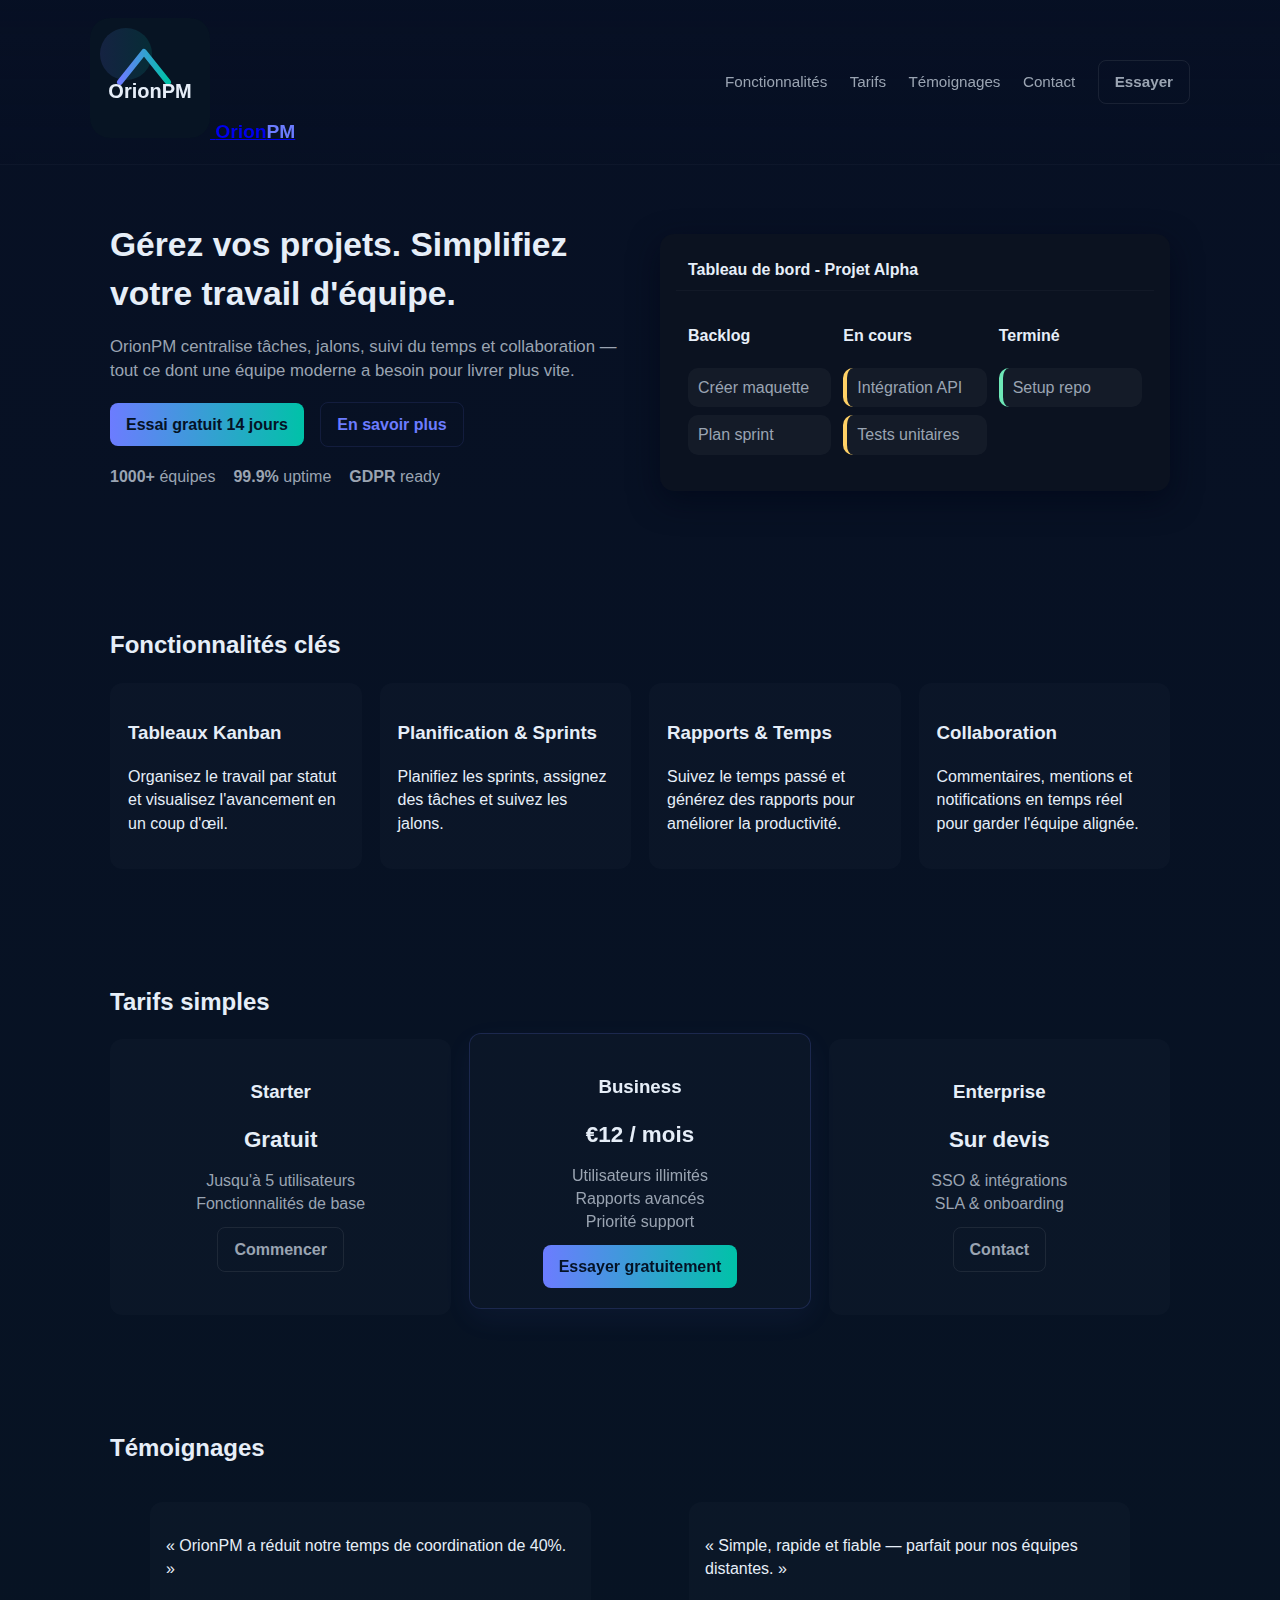
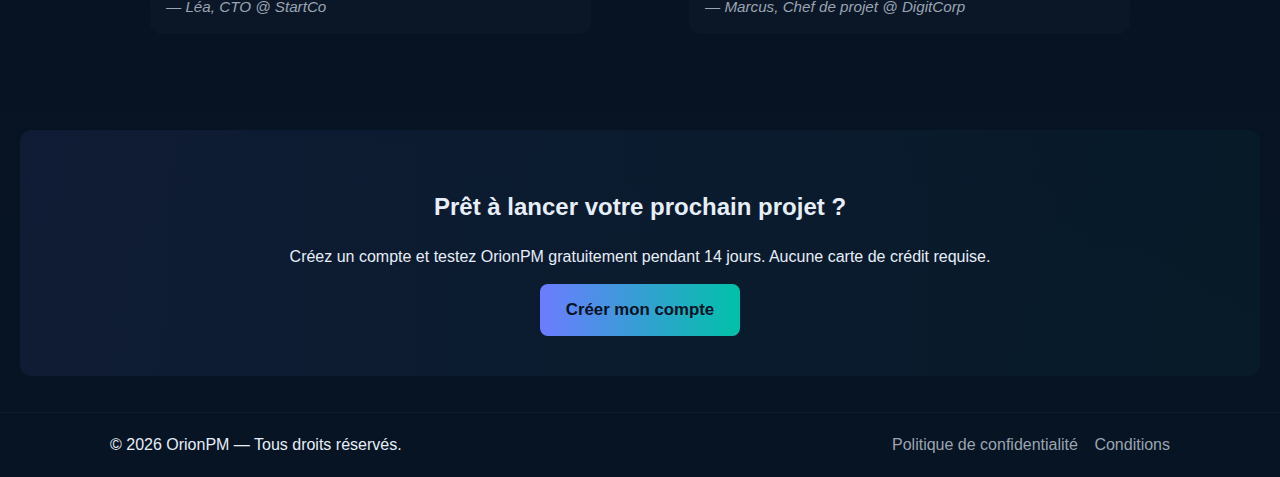
<file: index.html>
<!doctype html>
<html lang="fr">
<head>
  <meta charset="utf-8" />
  <meta name="viewport" content="width=device-width,initial-scale=1" />
  <title>OrionPM — Gestion de projet SaaS</title>
  <link rel="stylesheet" href="styles.css">
  <link rel="icon" href="assets/favicon.svg" type="image/svg+xml">
  <link rel="apple-touch-icon" href="assets/favicon.svg">
  <meta name="description" content="OrionPM — Application SaaS simple et puissante pour gérer vos projets, tâches et équipes.">
</head>
<body>
  <header class="site-header">
    <div class="container header-inner">
      <a class="brand" href="index.html">
        <img src="assets/logo.svg" alt="OrionPM logo" class="logo-img" />
        <span class="brand-text">Orion<span class="accent">PM</span></span>
      </a>
      <nav class="nav">
        <a href="#features">Fonctionnalités</a>
        <a href="#pricing">Tarifs</a>
        <a href="#testimonials">Témoignages</a>
        <a href="contact.html">Contact</a>
        <a class="btn btn-outline" href="signup.html">Essayer</a>
      </nav>
    </div>
  </header>

  <main>
    <section class="hero">
      <div class="container hero-inner">
        <div class="hero-left" data-animate>
          <h1>Gérez vos projets. Simplifiez votre travail d'équipe.</h1>
          <p class="lead">OrionPM centralise tâches, jalons, suivi du temps et collaboration — tout ce dont une équipe moderne a besoin pour livrer plus vite.</p>
          <div class="hero-ctas" data-animate>
            <a href="signup.html" class="btn btn-primary">Essai gratuit 14 jours</a>
            <a href="#features" class="btn btn-ghost">En savoir plus</a>
          </div>
          <ul class="trust" data-animate class="stagger">
            <li><strong>1000+</strong> équipes</li>
            <li><strong>99.9%</strong> uptime</li>
            <li><strong>GDPR</strong> ready</li>
          </ul>
        </div>
        <div class="hero-right">
          <div class="mockup" data-animate>
            <div class="mockup-header">Tableau de bord - Projet Alpha</div>
            <div class="mockup-body stagger" data-animate>
              <div class="col">
                <h4>Backlog</h4>
                <div class="card">Créer maquette</div>
                <div class="card">Plan sprint</div>
              </div>
              <div class="col">
                <h4>En cours</h4>
                <div class="card in-progress">Intégration API</div>
                <div class="card in-progress">Tests unitaires</div>
              </div>
              <div class="col">
                <h4>Terminé</h4>
                <div class="card done">Setup repo</div>
              </div>
            </div>
          </div>
        </div>
      </div>
    </section>

    <section id="features" class="features">
      <div class="container">
        <h2>Fonctionnalités clés</h2>
        <div class="feature-grid">
          <article>
            <h3>Tableaux Kanban</h3>
            <p>Organisez le travail par statut et visualisez l'avancement en un coup d'œil.</p>
          </article>
          <article>
            <h3>Planification & Sprints</h3>
            <p>Planifiez les sprints, assignez des tâches et suivez les jalons.</p>
          </article>
          <article>
            <h3>Rapports & Temps</h3>
            <p>Suivez le temps passé et générez des rapports pour améliorer la productivité.</p>
          </article>
          <article>
            <h3>Collaboration</h3>
            <p>Commentaires, mentions et notifications en temps réel pour garder l'équipe alignée.</p>
          </article>
        </div>
      </div>
    </section>

    <section id="pricing" class="pricing">
      <div class="container">
        <h2>Tarifs simples</h2>
        <div class="pricing-grid">
          <div class="plan">
            <h3>Starter</h3>
            <p class="price">Gratuit</p>
            <ul>
              <li>Jusqu'à 5 utilisateurs</li>
              <li>Fonctionnalités de base</li>
            </ul>
            <a class="btn btn-outline" href="signup.html">Commencer</a>
          </div>
          <div class="plan featured">
            <h3>Business</h3>
            <p class="price">€12 / mois</p>
            <ul>
              <li>Utilisateurs illimités</li>
              <li>Rapports avancés</li>
              <li>Priorité support</li>
            </ul>
            <a class="btn btn-primary" href="signup.html">Essayer gratuitement</a>
          </div>
          <div class="plan">
            <h3>Enterprise</h3>
            <p class="price">Sur devis</p>
            <ul>
              <li>SSO & intégrations</li>
              <li>SLA & onboarding</li>
            </ul>
            <a class="btn btn-outline" href="contact.html">Contact</a>
          </div>
        </div>
      </div>
    </section>

    <section id="testimonials" class="testimonials">
      <div class="container">
        <h2>Témoignages</h2>
        <div class="test-grid">
          <blockquote>
            <p>« OrionPM a réduit notre temps de coordination de 40%. »</p>
            <cite>— Léa, CTO @ StartCo</cite>
          </blockquote>
          <blockquote>
            <p>« Simple, rapide et fiable — parfait pour nos équipes distantes. »</p>
            <cite>— Marcus, Chef de projet @ DigitCorp</cite>
          </blockquote>
        </div>
      </div>
    </section>

    <section id="demo" class="cta-section">
      <div class="container cta-inner">
        <h2>Prêt à lancer votre prochain projet ?</h2>
        <p>Créez un compte et testez OrionPM gratuitement pendant 14 jours. Aucune carte de crédit requise.</p>
        <a class="btn btn-primary large" href="signup.html">Créer mon compte</a>
      </div>
    </section>
  </main>

  <footer class="site-footer">
    <div class="container footer-inner">
      <div>© <span id="year"></span> OrionPM — Tous droits réservés.</div>
      <div class="footer-links">
        <a href="#privacy">Politique de confidentialité</a>
        <a href="#terms">Conditions</a>
      </div>
    </div>
  </footer>

  <script>
    document.getElementById('year').textContent = new Date().getFullYear();

    // Simple staggered animation initializer
    document.addEventListener('DOMContentLoaded', function () {
      const els = document.querySelectorAll('[data-animate]');
      let idx = 0;
      for (const el of els) {
        const baseDelay = Number(el.datasetDelay) || idx * 0.08;

        if (el.classList.contains('stagger')) {
          const children = Array.from(el.children);
          let i = 0;
          for (const child of children) {
            child.style.animation = 'pop 0.62s cubic-bezier(.2,.9,.2,1) both';
            child.style.animationDelay = (baseDelay + i * 0.07) + 's';
            i++;
          }
        } else {
          el.style.animation = 'fadeUp 0.72s cubic-bezier(.2,.9,.2,1) both';
          el.style.animationDelay = baseDelay + 's';
        }
        idx++;
      }
    });

      // FAQ accordion
      document.addEventListener('DOMContentLoaded', function (){
        const items = document.querySelectorAll('.faq-item');
        for (const item of items) {
          const btn = item.querySelector('.faq-q');
          btn.addEventListener('click', function () {
            item.classList.toggle('open');
          });
        }
      });
  </script>
</body>
</html>
</file>
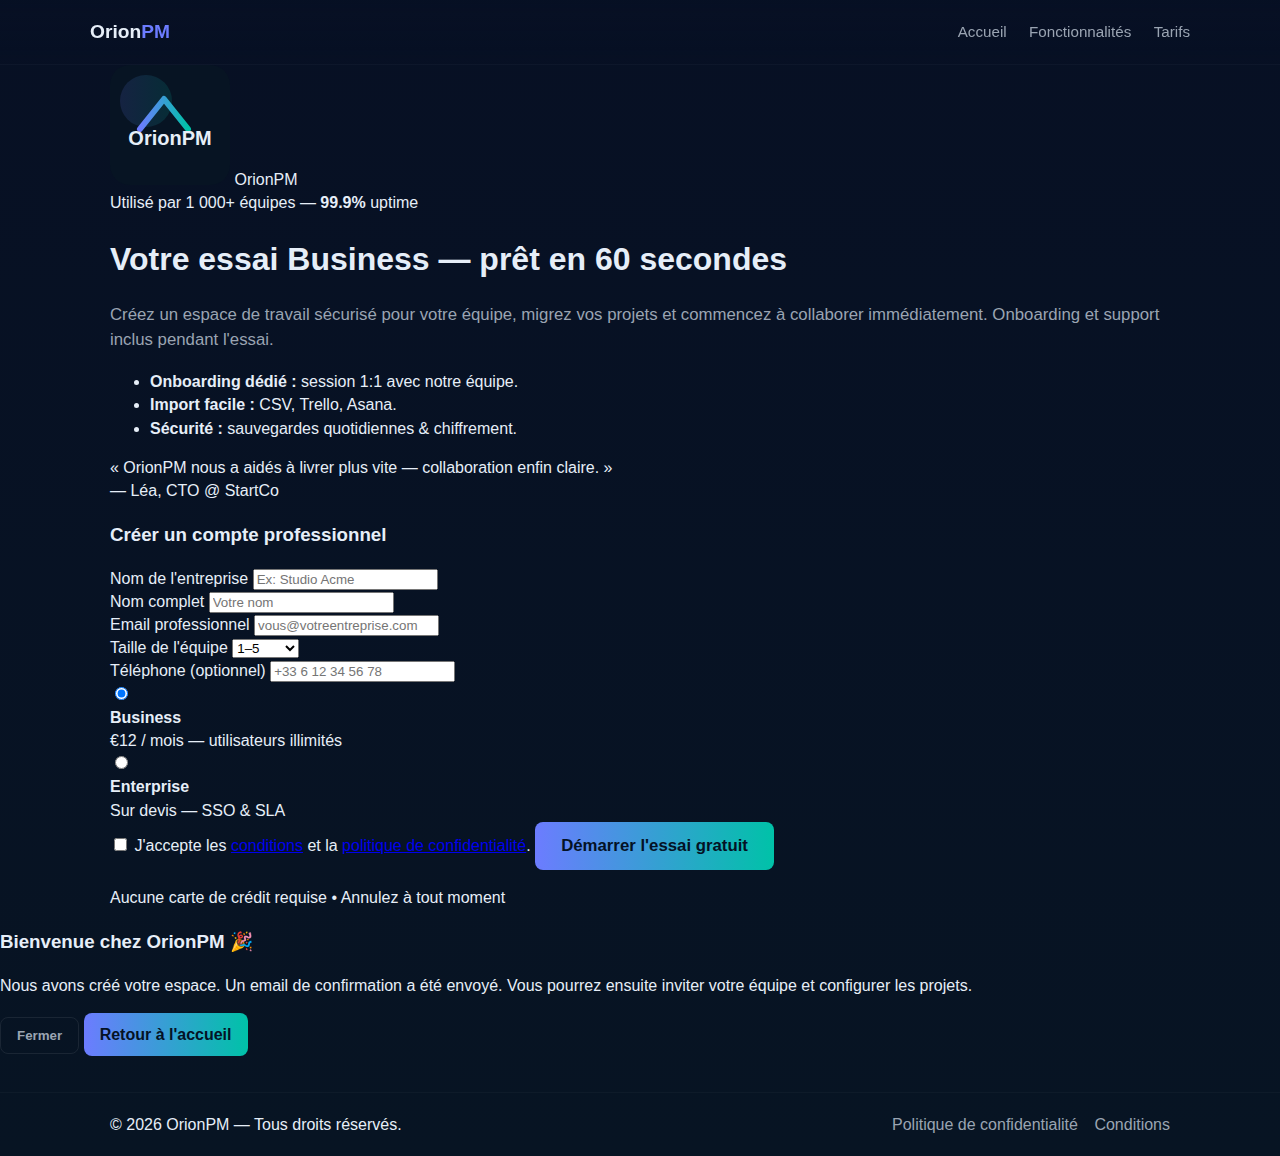
<file: signup.html>
<!doctype html>
<html lang="fr">
<head>
  <meta charset="utf-8" />
  <meta name="viewport" content="width=device-width,initial-scale=1" />
  <title>OrionPM — Inscription professionnelle</title>
  <link rel="stylesheet" href="styles.css">
  <meta name="description" content="Inscription professionnelle — OrionPM SaaS gestion de projet">
</head>
<body>
  <header class="site-header">
    <div class="container header-inner">
      <div class="brand">Orion<span class="accent">PM</span></div>
      <nav class="nav">
        <a href="index.html">Accueil</a>
        <a href="index.html#features">Fonctionnalités</a>
        <a href="index.html#pricing">Tarifs</a>
      </nav>
    </div>
  </header>

  <main>
    <section class="signup-hero">
      <div class="container">
        <div class="signup-header">
          <div class="brand-logo">
            <img src="assets/logo.svg" alt="OrionPM logo" class="logo-img" />
            <span class="brand-text">OrionPM</span>
          </div>
          <div class="signup-trust">Utilisé par 1 000+ équipes — <strong>99.9%</strong> uptime</div>
        </div>

        <div class="signup-grid">
          <div class="signup-info">
            <h1>Votre essai Business — prêt en 60 secondes</h1>
            <p class="lead">Créez un espace de travail sécurisé pour votre équipe, migrez vos projets et commencez à collaborer immédiatement. Onboarding et support inclus pendant l'essai.</p>

            <ul class="bullets">
              <li><strong>Onboarding dédié :</strong> session 1:1 avec notre équipe.</li>
              <li><strong>Import facile :</strong> CSV, Trello, Asana.</li>
              <li><strong>Sécurité :</strong> sauvegardes quotidiennes & chiffrement.</li>
            </ul>

            <div class="testimonial-small">
              « OrionPM nous a aidés à livrer plus vite — collaboration enfin claire. »
              <div class="by">— Léa, CTO @ StartCo</div>
            </div>
          </div>

          <aside class="signup-panel">
            <form id="signupForm" class="signup-form" action="#" method="post" novalidate>
              <h3>Créer un compte professionnel</h3>

              <label for="company">Nom de l'entreprise</label>
              <input id="company" name="company" type="text" required placeholder="Ex: Studio Acme" />

              <div class="two-cols">
                <div>
                  <label for="fullname">Nom complet</label>
                  <input id="fullname" name="fullname" type="text" required placeholder="Votre nom" />
                </div>
                <div>
                  <label for="email">Email professionnel</label>
                  <input id="email" name="email" type="email" required placeholder="vous@votreentreprise.com" />
                </div>
              </div>

              <div class="two-cols">
                <div>
                  <label for="size">Taille de l'équipe</label>
                  <select id="size" name="size">
                    <option value="1-5">1–5</option>
                    <option value="6-20">6–20</option>
                    <option value="21-100">21–100</option>
                    <option value="100+">100+</option>
                  </select>
                </div>
                <div>
                  <label for="phone">Téléphone (optionnel)</label>
                  <input id="phone" name="phone" type="tel" placeholder="+33 6 12 34 56 78" />
                </div>
              </div>

              <div class="plan-compact">
                <label class="plan-inline">
                  <input type="radio" name="plan" value="business" checked />
                  <div>
                    <strong>Business</strong>
                    <div class="muted">€12 / mois — utilisateurs illimités</div>
                  </div>
                </label>
                <label class="plan-inline">
                  <input type="radio" name="plan" value="enterprise" />
                  <div>
                    <strong>Enterprise</strong>
                    <div class="muted">Sur devis — SSO & SLA</div>
                  </div>
                </label>
              </div>

              <label class="checkbox"><input id="accept" type="checkbox" required /> J'accepte les <a href="#">conditions</a> et la <a href="#">politique de confidentialité</a>.</label>

              <button type="submit" class="btn btn-primary large">Démarrer l'essai gratuit</button>

              <p class="note">Aucune carte de crédit requise • Annulez à tout moment</p>
            </form>
          </aside>
        </div>
      </div>
    </section>

    <!-- Success modal (hidden) -->
    <div id="successModal" class="modal" aria-hidden="true">
      <div class="modal-card" role="dialog" aria-modal="true" aria-labelledby="modalTitle">
        <h3 id="modalTitle">Bienvenue chez OrionPM 🎉</h3>
        <p>Nous avons créé votre espace. Un email de confirmation a été envoyé. Vous pourrez ensuite inviter votre équipe et configurer les projets.</p>
        <div class="modal-actions">
          <button id="modalClose" class="btn btn-outline">Fermer</button>
          <a href="index.html" class="btn btn-primary">Retour à l'accueil</a>
        </div>
      </div>
    </div>

  <script>
    // Simple client-side validation + success modal demo
    (function(){
      const form = document.getElementById('signupForm');
      const modal = document.getElementById('successModal');
      const modalClose = document.getElementById('modalClose');

      function showModal(){
        modal.setAttribute('aria-hidden','false');
        document.body.style.overflow = 'hidden';
      }
      function hideModal(){
        modal.setAttribute('aria-hidden','true');
        document.body.style.overflow = '';
      }

      form && form.addEventListener('submit', function(e){
        e.preventDefault();
        // basic validation
        const required = form.querySelectorAll('[required]');
        for (const input of required){
          if (!input.value || (input.type === 'checkbox' && !input.checked)){
            input.focus();
            return;
          }
        }

        // simulate success (replace with real AJAX POST)
        showModal();
      });

      modalClose && modalClose.addEventListener('click', hideModal);
      modal.addEventListener('click', function(e){ if (e.target === modal) hideModal(); });
    })();
  </script>
  </main>

  <footer class="site-footer">
    <div class="container footer-inner">
      <div>© <span id="year"></span> OrionPM — Tous droits réservés.</div>
      <div class="footer-links">
        <a href="#privacy">Politique de confidentialité</a>
        <a href="#terms">Conditions</a>
      </div>
    </div>
  </footer>

  <script>document.getElementById('year').textContent = new Date().getFullYear();</script>
</body>
</html>
</file>
<file: styles.css>
:root{
  --bg:#0f1724;
  --card:#0b1220;
  --muted:#9aa4b2;
  --accent:#6c7cff;
  --accent-2:#00c2a8;
  --glass: rgba(255,255,255,0.04);
  --radius:12px;
  --container:1100px;
}
@import url('https://fonts.googleapis.com/css2?family=Inter:wght@400;600;700&display=swap');

*{box-sizing:border-box}
body{font-family:'Inter', 'Segoe UI', Roboto, Arial, sans-serif;background:linear-gradient(180deg,#071024 0%, #071423 100%);color:#e6eef8;margin:0;line-height:1.45}
.container{max-width:var(--container);margin:0 auto;padding:0 20px}
.site-header{-webkit-backdrop-filter: blur(6px);backdrop-filter:blur(6px);position:sticky;top:0;background:linear-gradient(180deg, rgba(7,16,36,0.6), rgba(7,16,36,0.4));border-bottom:1px solid rgba(255,255,255,0.03)}
.header-inner{display:flex;align-items:center;justify-content:space-between;padding:18px 0}
.brand{font-weight:700;font-size:1.2rem}
.brand .accent{color:var(--accent)}
.nav a{color:var(--muted);text-decoration:none;margin-left:18px;font-size:0.95rem}
.btn{display:inline-block;padding:10px 16px;border-radius:8px;text-decoration:none;font-weight:600}
.btn-outline{border:1px solid rgba(255,255,255,0.08);color:var(--muted);background:transparent}
.btn-primary{background:linear-gradient(90deg,var(--accent),var(--accent-2));color:#041225;border:0}
.btn-ghost{background:transparent;color:var(--accent);border:1px solid rgba(108,124,255,0.12)}

.hero{padding:56px 0}
.hero-inner{display:flex;gap:40px;align-items:center}
.hero-left{flex:1}
.hero-right{flex:1;display:flex;justify-content:center}
.hero h1{font-size:2.1rem;margin:0 0 12px}
.lead{color:var(--muted);font-size:1.05rem;margin-bottom:18px}
.hero-ctas a{margin-right:12px}
.trust{display:flex;gap:18px;list-style:none;padding:0;margin-top:18px;color:var(--muted)}

.mockup{background:var(--card);padding:16px;border-radius:14px;width:100%;max-width:520px;box-shadow:0 10px 30px rgba(2,6,23,0.6)}
.mockup-header{font-weight:700;padding:8px 12px;border-bottom:1px solid rgba(255,255,255,0.03)}
.mockup-body{display:flex;gap:12px;padding:12px}
.mockup-body .col{flex:1}
.card{background:var(--glass);padding:8px 10px;border-radius:10px;margin-bottom:8px;color:var(--muted)}
.card.in-progress{border-left:4px solid #ffd166}
.card.done{border-left:4px solid #6ee7b7}

.features{padding:48px 0}
.feature-grid{display:grid;grid-template-columns:repeat(auto-fit,minmax(220px,1fr));gap:18px;margin-top:18px}
.feature-grid article{background:rgba(255,255,255,0.02);padding:18px;border-radius:12px}

.pricing{padding:48px 0}
.pricing-grid{display:grid;grid-template-columns:repeat(auto-fit,minmax(220px,1fr));gap:18px;margin-top:18px}
.plan{background:rgba(255,255,255,0.02);padding:20px;border-radius:12px;text-align:center}
.plan.featured{border:1px solid rgba(108,124,255,0.18);transform:translateY(-6px);box-shadow:0 10px 30px rgba(108,124,255,0.06)}
.price{font-size:1.4rem;font-weight:700;margin:8px 0}
.plan ul{list-style:none;padding:0;margin:12px 0;color:var(--muted)}

.testimonials{padding:48px 0}
.test-grid{display:grid;grid-template-columns:1fr 1fr;gap:18px}
blockquote{background:rgba(255,255,255,0.02);padding:16px;border-radius:12px}
cite{display:block;margin-top:8px;color:var(--muted);font-size:0.95rem}

.cta-section{padding:40px 0;background:linear-gradient(90deg, rgba(108,124,255,0.08), rgba(0,194,168,0.04));border-radius:12px;margin:32px 20px}
.cta-inner{text-align:center}
.btn.large{padding:14px 26px;font-size:1.05rem}

.site-footer{padding:20px 0;margin-top:36px;border-top:1px solid rgba(255,255,255,0.03)}
.footer-inner{display:flex;justify-content:space-between;align-items:center}
.footer-links a{color:var(--muted);margin-left:12px;text-decoration:none}

@media (max-width:880px){
  .hero-inner{flex-direction:column}
  .footer-inner{flex-direction:column;gap:8px}
  .test-grid{grid-template-columns:1fr}
}

@media (max-width:480px){
  .brand{font-size:1rem}
  .hero h1{font-size:1.5rem}
}
</file>
